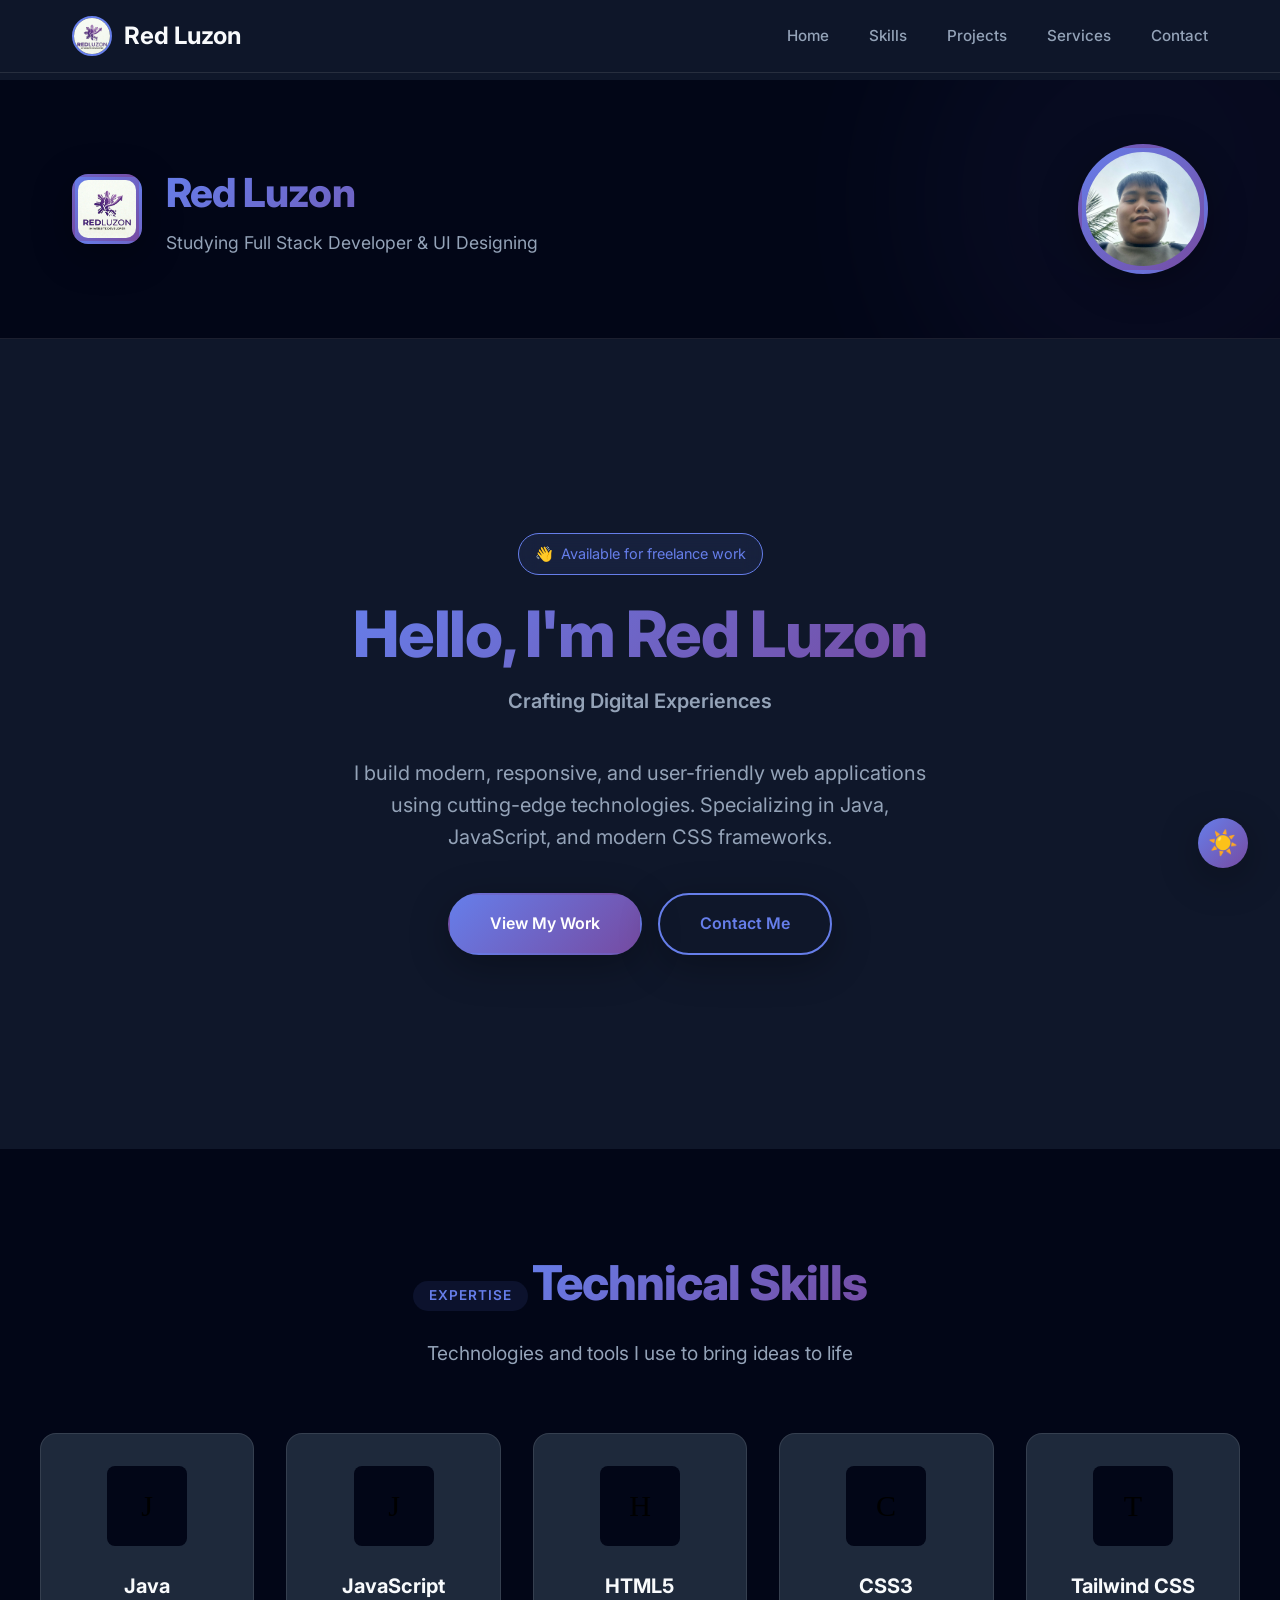
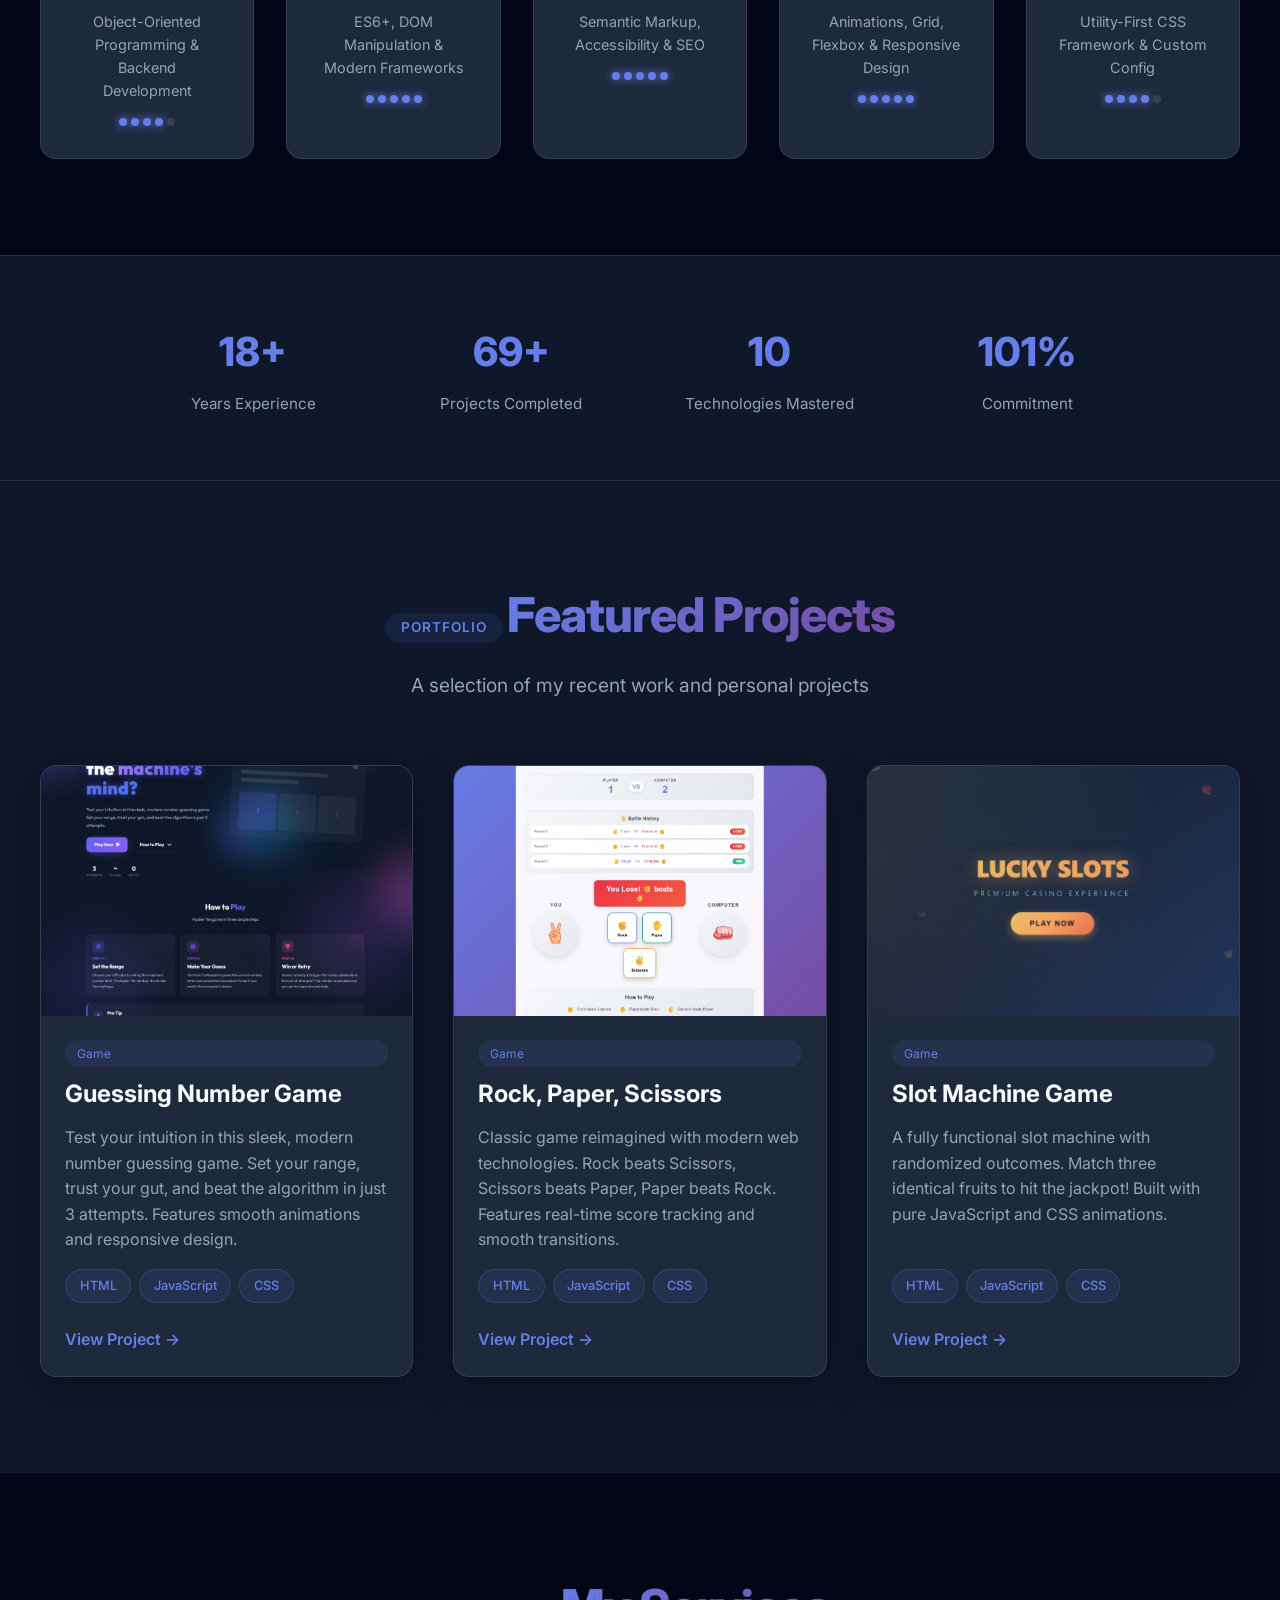
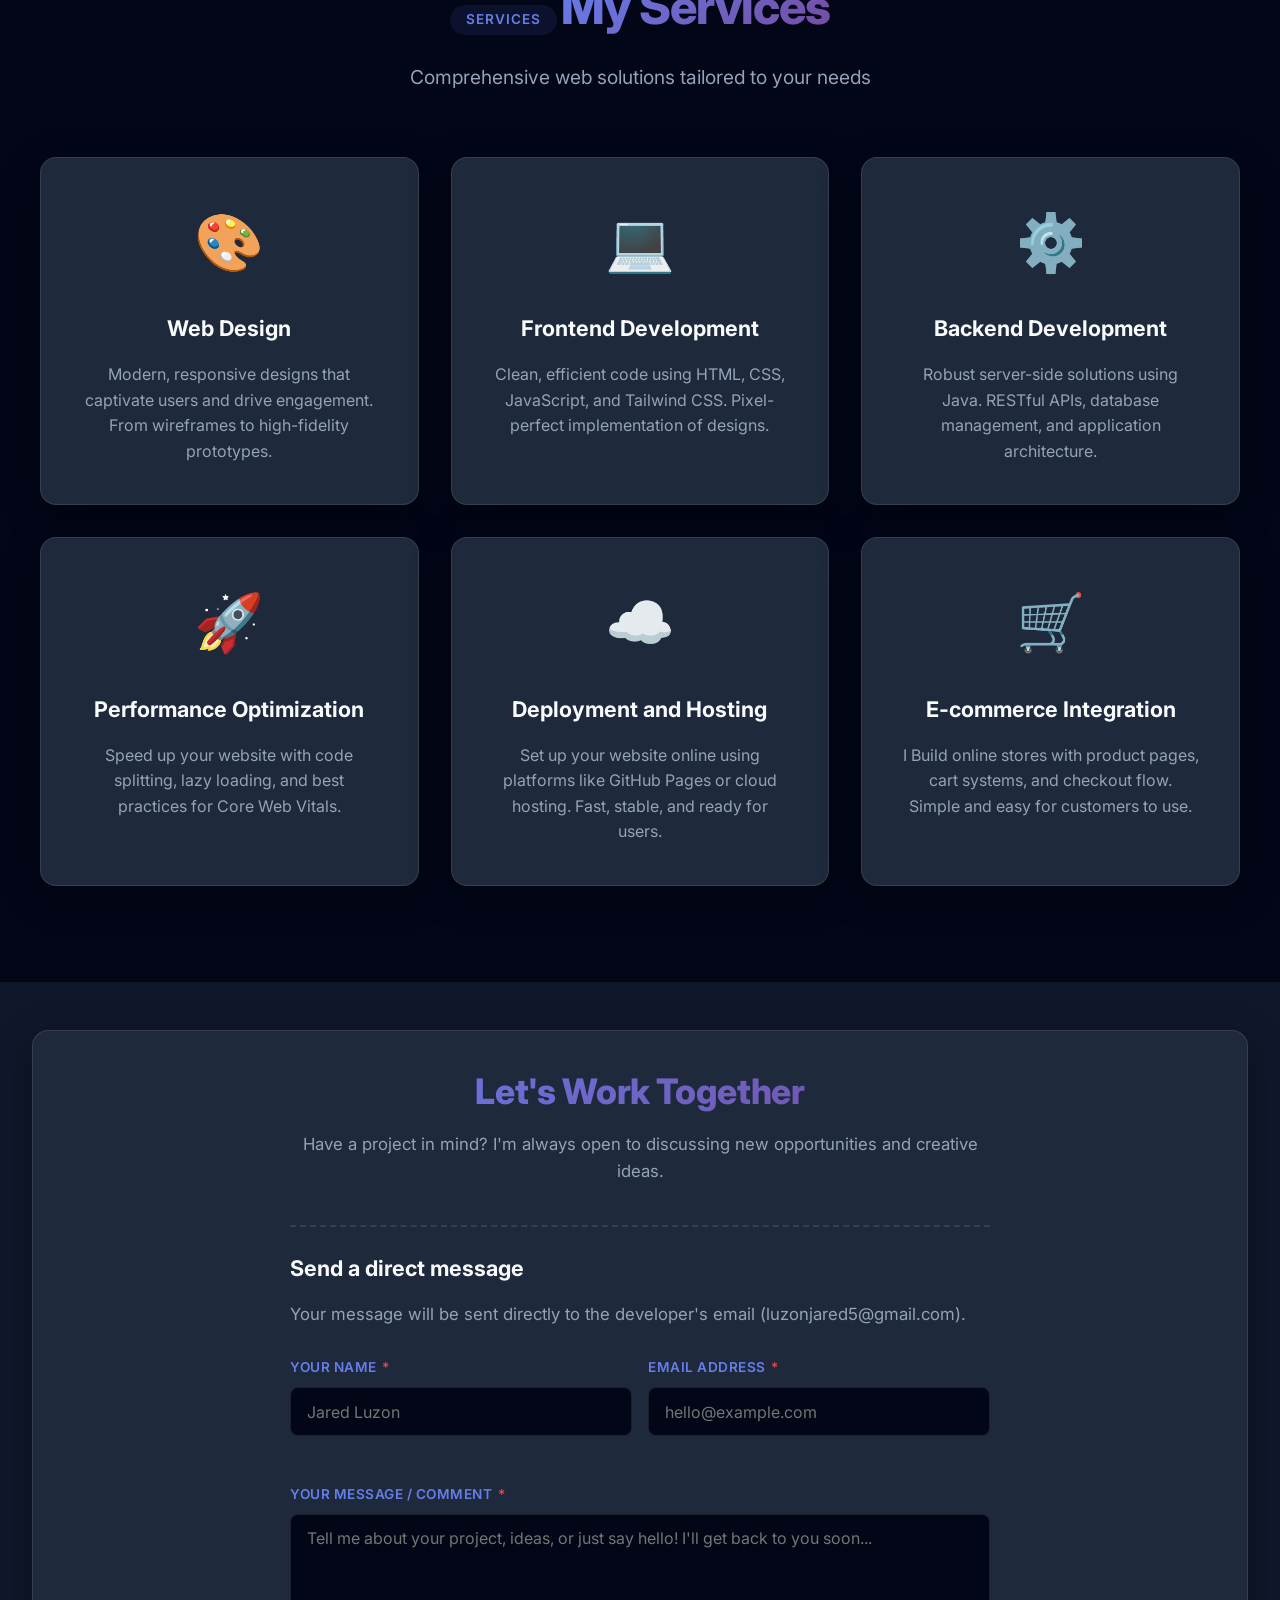
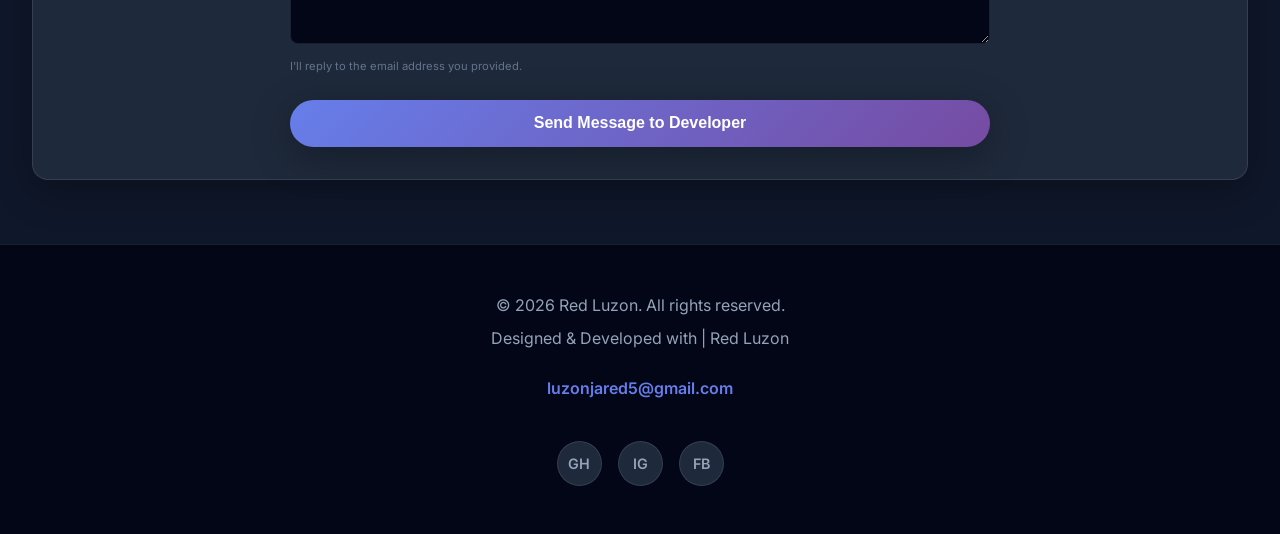
<file: FINALS_ACTIVITY/HTML_FILE/home.html>
<!DOCTYPE html>
<html lang="en" data-theme="dark">
<head>
  <meta charset="UTF-8">
  <meta name="viewport" content="width=device-width, initial-scale=1.0">
  <meta name="description" content="Red Luzon - Professional Web Developer Portfolio. Specializing in Java, JavaScript, HTML, CSS, and Tailwind CSS.">
  <meta name="keywords" content="Web Developer, Java, JavaScript, HTML, CSS, Tailwind CSS, Portfolio">
  <meta name="author" content="Red Luzon">
  <title>Red Luzon | Professional Web Developer</title>
  <link rel="stylesheet" href="../CSS_FILE/mycss.css">
  <link rel="preconnect" href="https://fonts.googleapis.com">
  <link rel="preconnect" href="https://fonts.gstatic.com" crossorigin>
  <link href="https://fonts.googleapis.com/css2?family=Inter:wght@300;400;500;600;700;800&display=swap" rel="stylesheet">
</head>
<body>

  <div class="loader" id="loader">
    <div class="loader-spinner"></div>
    <div class="loader-text">LOADING PORTFOLIO...</div>
  </div>

  <nav id="navbar" class="navbar">
    <div class="nav-container">
      <a href="#home" class="nav-brand" id="navBrand"></a>
      <ul class="nav-menu" id="navMenu"></ul>
      <div class="hamburger" id="hamburger">
        <span class="bar"></span>
        <span class="bar"></span>
        <span class="bar"></span>
      </div>
    </div>
  </nav>

  <header id="header" class="header-section">
    <div class="header-container">
      <div class="header-content">
        <div class="logo-container" id="logoContainer"></div>
        <div class="profile-section" id="profileSection"></div>
      </div>
    </div>
  </header>

  <section id="home" class="hero-section">
    <div class="hero-background" id="heroBackground"></div>
    <div class="hero-content" id="heroContent"></div>
  </section>

  <section id="skills" class="skills-section">
    <div class="section-header">
      <span class="section-label">Expertise</span>
      <h2 class="section-title">Technical Skills</h2>
      <p class="section-subtitle">Technologies and tools I use to bring ideas to life</p>
    </div>
    <div class="skills-grid" id="skillsGrid"></div>
  </section>

  <section class="stats-section">
    <div class="stats-grid" id="statsGrid"></div>
  </section>

  <section id="projects" class="projects-section">
    <div class="section-header">
      <span class="section-label">Portfolio</span>
      <h2 class="section-title">Featured Projects</h2>
      <p class="section-subtitle">A selection of my recent work and personal projects</p>
    </div>
    <div class="projects-grid" id="projectsGrid"></div>
  </section>

  <section id="services" class="services-section">
    <div class="section-header" id="servicesHeader"></div>
    <div class="services-grid" id="servicesGrid"></div>
  </section>

  <section id="contact" class="contact-section" style="background: transparent; padding: 2rem 2rem 4rem 2rem;">
    <div class="contact-enhanced">
      <div class="contact-container">
        <h2>Let's Work Together</h2>
        <p>Have a project in mind? I'm always open to discussing new opportunities and creative ideas.</p>

        <div class="comment-form-modern">
          <div class="form-title-modern">
          <span>Send a direct message</span>
          </div>
          <p>
            Your message will be sent directly to the developer's email (luzonjared5@gmail.com).
          </p>

          <form id="enhancedMessageForm">
            <div class="inline-row-modern">
              <div class="input-group-modern">
                <label for="senderName">Your name <span class="required-star">*</span></label>
                <input type="text" id="senderName" name="senderName" placeholder="Jared Luzon" required>
              </div>
              <div class="input-group-modern">
                <label for="senderEmail">Email address <span class="required-star">*</span></label>
                <input type="email" id="senderEmail" name="senderEmail" placeholder="hello@example.com" required>
              </div>
            </div>
            <div class="input-group-modern">
              <label for="commentMessage">Your message / comment <span class="required-star">*</span></label>
              <textarea id="commentMessage" name="commentMessage" placeholder="Tell me about your project, ideas, or just say hello! I'll get back to you soon..." required></textarea>
              <small>I'll reply to the email address you provided.</small>
            </div>
            <button type="submit" class="send-message-btn-modern" id="sendMsgBtn">
            Send Message to Developer
            </button>
            <div id="formStatus" class="status-message-modern" style="display: none;"></div>
          </form>
        </div>
      </div>
    </div>
  </section>

  <footer id="footer" class="footer-section"></footer>

  <button class="theme-toggle" id="themeToggle" aria-label="Toggle theme">
    <span id="themeIcon">🌙</span>
  </button>

  <button class="scroll-top" id="scrollTop" aria-label="Scroll to top">↑</button>
</body>
<script src="../SCRIPT_FILE/home.js"></script>
</html>
</file>
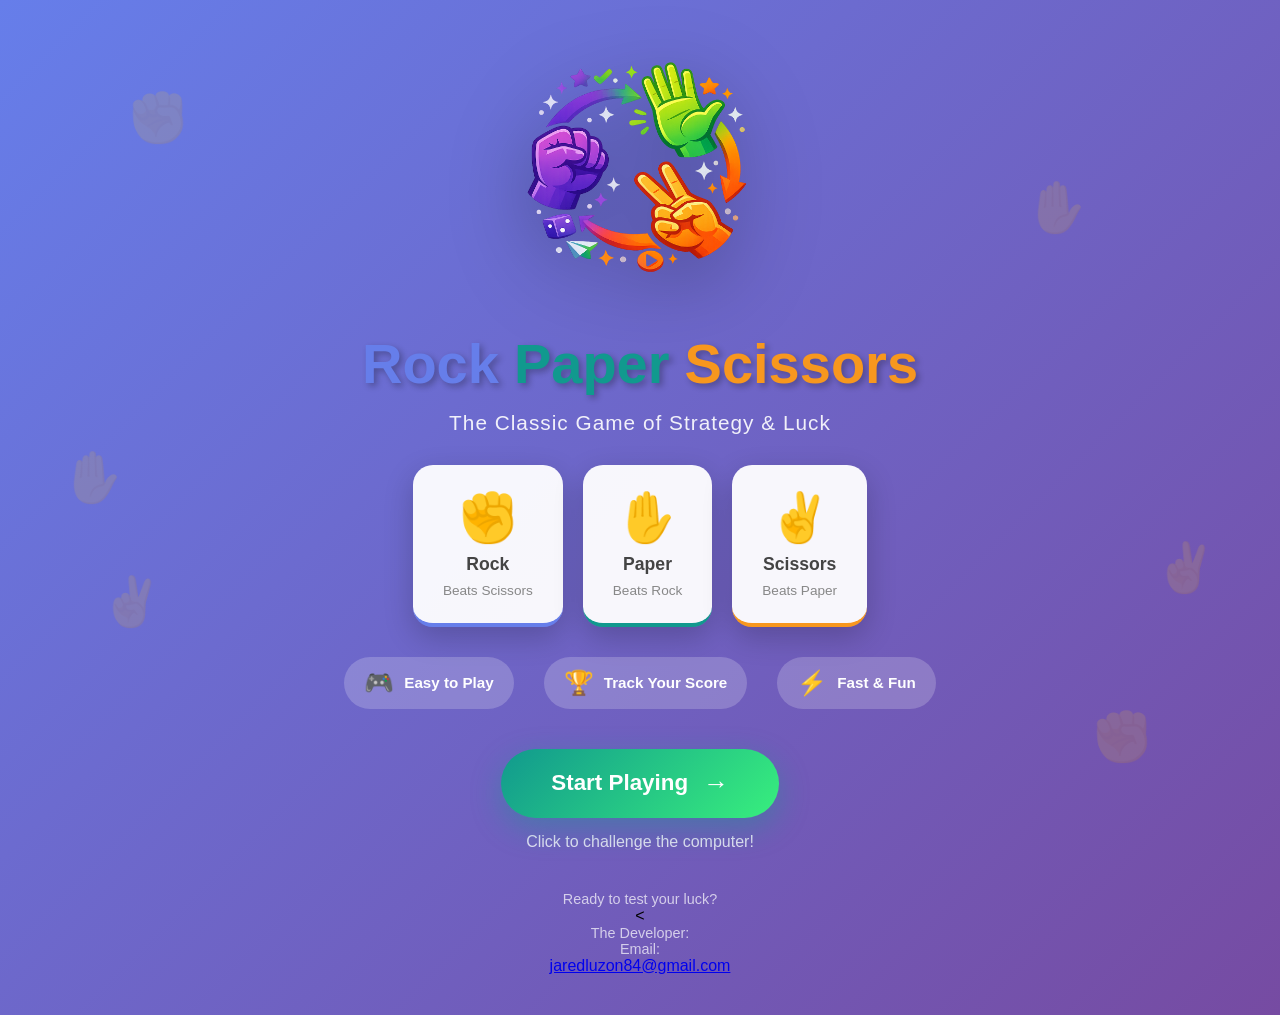
<file: ROCK_PAPER_SCISSOR/HTML-FILE/start.html>
<!DOCTYPE html>
<html lang="en">
<head>
    <meta charset="UTF-8">
    <meta name="viewport" content="width=device-width, initial-scale=1.0">
    <title>Rock Paper Scissors - Start Game</title>
    <link rel="stylesheet" href="../CSS_FILE/start-style.css">
</head>
<body>
    <div class="start-container">
        
        <div class="bg-shapes">
            <div class="shape shape-1">✊</div>
            <div class="shape shape-2">✋</div>
            <div class="shape shape-3">✌️</div>
            <div class="shape shape-4">✊</div>
            <div class="shape shape-5">✋</div>
            <div class="shape shape-6">✌️</div>
        </div>

        <div class="content-wrapper">

            <div class="hero-section">
                <img src="../IMG/hero-image.png" alt="Rock Paper Scissors" class="hero-image">
            </div>

            <div class="title-section">
                <h1 class="main-title">
                    <span class="title-rock">Rock</span>
                    <span class="title-paper">Paper</span>
                    <span class="title-scissors">Scissors</span>
                </h1>
                <p class="tagline">The Classic Game of Strategy & Luck</p>
            </div>

            <div class="preview-section">
                <div class="preview-cards">
                    <div class="preview-card rock-card">
                        <span class="card-icon">✊</span>
                        <span class="card-name">Rock</span>
                        <span class="card-beats">Beats Scissors</span>
                    </div>
                    <div class="preview-card paper-card">
                        <span class="card-icon">✋</span>
                        <span class="card-name">Paper</span>
                        <span class="card-beats">Beats Rock</span>
                    </div>
                    <div class="preview-card scissors-card">
                        <span class="card-icon">✌️</span>
                        <span class="card-name">Scissors</span>
                        <span class="card-beats">Beats Paper</span>
                    </div>
                </div>
            </div>

            <div class="features-section">
                <div class="feature-item">
                    <span class="feature-icon">🎮</span>
                    <span class="feature-text">Easy to Play</span>
                </div>
                <div class="feature-item">
                    <span class="feature-icon">🏆</span>
                    <span class="feature-text">Track Your Score</span>
                </div>
                <div class="feature-item">
                    <span class="feature-icon">⚡</span>
                    <span class="feature-text">Fast & Fun</span>
                </div>
            </div>

            <div class="cta-section">
                <a href="index.html" class="start-btn">
                    <span class="btn-glow"></span>
                    <span class="btn-text">Start Playing</span>
                    <span class="btn-arrow">→</span>
                </a>
                <p class="cta-hint">Click to challenge the computer!</p>
            </div>
        </div>

        <footer class="start-footer">
            <p>Ready to test your luck?</p>
            <<p class="the-dev">The Developer:</p>
        <p>Email:</p><a class="for-my-email" href="mailto:jaredluzon84@gmail.com">jaredluzon84@gmail.com</a>
        </footer>
    </div>
</body>
</html>
</file>
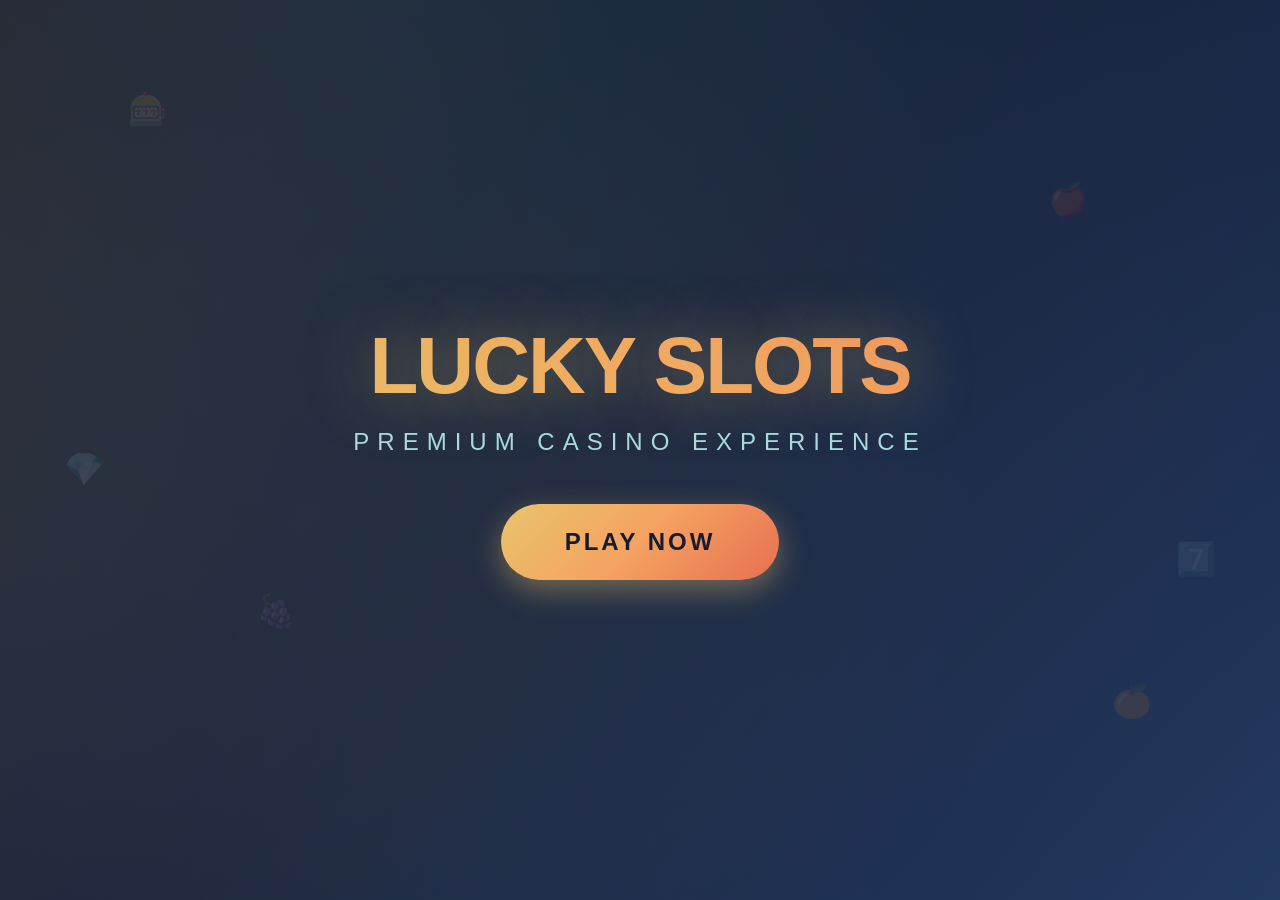
<file: SLOT-GAME/HTML-FILE/slot.html>
<!DOCTYPE html>
<html lang="en">
<head>
    <meta charset="UTF-8">
    <meta name="viewport" content="width=device-width, initial-scale=1.0">
    <title>Lucky Slots Casino</title>
    <link rel="stylesheet" href="..//CSS-FILE/slot.css">
</head>
<body>
    <!-- red flash overlay-->
    <div class="red-flash" id="redFlash"></div>

    <!-- jackpot overlay -->
    <div class="jackpot-overlay" id="jackpotOverlay" onclick="closeJackpot()">
        <div class="confetti-container" id="confettiContainer"></div>
        <div class="jackpot-content">
        <div class="jackpot-text">🎉 JACKPOT! 🎉</div>
            <div class="jackpot-subtext">You Won Big!</div>
            <button class="continue-btn" onclick="closeJackpot(); event.stopPropagation();">Continue Playing</button>
        </div>
    </div>

    <!--lose overlay -->
    <div class="lose-overlay" id="loseOverlay" onclick="closeLose()">
        <div class="lose-content">
            <div class="lose-icon">😢</div>
            <div class="lose-text">SO CLOSE!</div>
            <div class="lose-subtext">Try again for the big win</div>
            <button class="continue-btn lose-btn" onclick="closeLose(); event.stopPropagation();">Try Again</button>
        </div>
    </div>

    <div id="homePage">
        <div class="floating-icons">
            <span class="icon" style="top: 10%; left: 10%; animation-delay: 0s;">🎰</span>
            <span class="icon" style="top: 20%; right: 15%; animation-delay: 2s;">🍎</span>
            <span class="icon" style="bottom: 30%; left: 20%; animation-delay: 4s;">🍇</span>
            <span class="icon" style="bottom: 20%; right: 10%; animation-delay: 6s;">🍊</span>
            <span class="icon" style="top: 50%; left: 5%; animation-delay: 8s;">💎</span>
            <span class="icon" style="top: 60%; right: 5%; animation-delay: 10s;">7️⃣</span>
        </div>

        <div class="logo-container">
            <h1 class="logo">LUCKY SLOTS</h1>                                   
            <p class="subtitle">Premium Casino Experience</p>
        </div>

        <button class="play-button" onclick="showAgeVerification()">Play Now</button>
    </div>

    <!-- age verification -->
    <div class="age-modal" id="ageModal">
        <div class="age-content">
            <div class="age-icon">🔞</div>
            <h2 class="age-title">Age Verification</h2>
            <p class="age-text">This game contains gambling content. You must be 18 years or older to play.</p>
            <div class="age-buttons">
                <button class="age-btn age-btn-yes" onclick="confirmAge(true)">Yes, I'm 18+</button>
                <button class="age-btn age-btn-no" onclick="confirmAge(false)">No, I'm Under 18</button>
            </div>
        </div>
    </div>

    <div id="gamePage">
        <button class="back-button" onclick="showHome()">← Back</button>

        <div class="game-header">
            <h2 class="game-title">🎰 Spin to Win The Jockpot</h2>
        </div>

        <div class="slot-machine" id="slotMachine">
            <div class="reels-container">
                <div class="reel" id="reel1">
                    <input type="text" id="item1" readonly>
                </div>
                <div class="reel" id="reel2">
                    <input type="text" id="item2" readonly>
                </div>
                <div class="reel" id="reel3">
                    <input type="text" id="item3" readonly>
                </div>
            </div>

            <div class="controls">
                <button class="strike-btn" onclick="strikeWithAnim('item1', 'reel1')">Spin 1</button>
                <button class="strike-btn" onclick="strikeWithAnim('item2', 'reel2')">Spin 2</button>
                <button class="strike-btn" onclick="strikeWithAnim('item3', 'reel3')">Spin 3</button>
                <button class="reset-btn" onclick="resetWithAnim()">Reset Machine</button>
            </div>

            <div class="fruit-icons">
                <span class="fruit-icon">🍎</span>
                <span class="fruit-icon">🍇</span>
                <span class="fruit-icon">🍊</span>
            </div>
        </div>
    </div>
</body>
<script src="../SCRIPT-FILE/slot.js">
</script>
</html>
</file>
<file: FINALS_ACTIVITY/CSS_FILE/mycss.css>
:root {
  --primary-color: #667eea;
  --secondary-color: #764ba2;
  --accent-color: #f093fb;
  --dark-bg: #0f172a;
  --darker-bg: #020617;
  --card-bg: #1e293b;
  --card-bg-hover: #334155;
  --text-primary: #f8fafc;
  --text-secondary: #94a3b8;
  --text-muted: #64748b;
  --border-color: rgba(255, 255, 255, 0.1);
  --gradient: linear-gradient(135deg, var(--primary-color), var(--secondary-color));
  --gradient-accent: linear-gradient(135deg, var(--accent-color), var(--primary-color));
  --shadow: 0 10px 40px rgba(0, 0, 0, 0.3);
  --shadow-glow: 0 0 40px rgba(102, 126, 234, 0.3);
  --transition: all 0.3s cubic-bezier(0.4, 0, 0.2, 1);
  --radius: 16px;
  --radius-sm: 8px;
  --success-color: #10b981;
  --warning-color: #f59e0b;
  --error-color: #ef4444;
}

[data-theme="light"] {
  --dark-bg: #f8fafc;
  --darker-bg: #f1f5f9;
  --card-bg: #ffffff;
  --card-bg-hover: #f8fafc;
  --text-primary: #0f172a;
  --text-secondary: #94a3b8;
  --text-muted: #64748b;
  --border-color: rgba(0, 0, 0, 0.1);
  --shadow: 0 10px 40px rgba(0, 0, 0, 0.1);
  --shadow-glow: 0 0 40px rgba(102, 126, 234, 0.15);
}

* {
  margin: 0;
  padding: 0;
  box-sizing: border-box;
}

html {
  scroll-behavior: smooth;
}

body {
  font-family:
    "Inter",
    -apple-system,
    BlinkMacSystemFont,
    "Segoe UI",
    sans-serif;
  background: var(--dark-bg);
  color: var(--text-primary);
  line-height: 1.6;
  transition:
    background-color 0.3s ease,
    color 0.3s ease;
  overflow-x: hidden;
}

.theme-toggle {
  position: fixed;
  bottom: 2rem;
  right: 2rem;
  width: 50px;
  height: 50px;
  border-radius: 50%;
  background: var(--gradient);
  border: none;
  cursor: pointer;
  display: flex;
  align-items: center;
  justify-content: center;
  font-size: 1.5rem;
  box-shadow: var(--shadow);
  z-index: 999;
  transition: var(--transition);
}

.theme-toggle:hover {
  transform: scale(1.1) rotate(15deg);
  box-shadow: var(--shadow-glow);
}

.loader {
  position: fixed;
  inset: 0;
  background: var(--dark-bg);
  display: flex;
  flex-direction: column;
  align-items: center;
  justify-content: center;
  z-index: 9999;
  transition:
    opacity 0.5s,
    visibility 0.5s;
}

.loader.hidden {
  opacity: 0;
  visibility: hidden;
}

.loader-spinner {
  width: 60px;
  height: 60px;
  border: 4px solid rgba(102, 126, 234, 0.2);
  border-top-color: var(--primary-color);
  border-radius: 50%;
  animation: spin 1s linear infinite;
}

.loader-text {
  margin-top: 1rem;
  color: var(--text-secondary);
  font-size: 0.9rem;
  letter-spacing: 2px;
  animation: pulse 1.5s ease-in-out infinite;
}

@keyframes spin {
  to {
    transform: rotate(360deg);
  }
}

@keyframes pulse {
  0%,
  100% {
    opacity: 0.5;
  }
  50% {
    opacity: 1;
  }
}

.navbar {
  position: fixed;
  top: 0;
  width: 100%;
  background: rgba(15, 23, 42, 0.85);
  backdrop-filter: blur(20px);
  -webkit-backdrop-filter: blur(20px);
  z-index: 1000;
  padding: 1rem 0;
  transition: var(--transition);
  border-bottom: 1px solid var(--border-color);
}

[data-theme="light"] .navbar {
  background: rgba(248, 250, 252, 0.85);
}

.navbar.scrolled {
  padding: 0.5rem 0;
  box-shadow: var(--shadow);
}

.nav-container {
  max-width: 1200px;
  margin: 0 auto;
  padding: 0 2rem;
  display: flex;
  justify-content: space-between;
  align-items: center;
}

.nav-brand {
  display: flex;
  align-items: center;
  gap: 0.75rem;
  font-weight: 700;
  font-size: 1.5rem;
  color: var(--text-primary);
  text-decoration: none;
}

.nav-brand img {
  width: 40px;
  height: 40px;
  border-radius: 50%;
  object-fit: cover;
  border: 2px solid var(--primary-color);
  transition: var(--transition);
}

.nav-brand:hover img {
  transform: rotate(10deg) scale(1.1);
}

.nav-menu {
  display: flex;
  list-style: none;
  gap: 2.5rem;
}

.nav-menu a {
  color: var(--text-secondary);
  text-decoration: none;
  font-weight: 500;
  position: relative;
  transition: var(--transition);
  font-size: 0.95rem;
}

.nav-menu a::after {
  content: "";
  position: absolute;
  bottom: -5px;
  left: 0;
  width: 0;
  height: 2px;
  background: var(--gradient);
  transition: var(--transition);
}

.nav-menu a:hover {
  color: var(--primary-color);
}

.nav-menu a:hover::after {
  width: 100%;
}

.hamburger {
  display: none;
  flex-direction: column;
  cursor: pointer;
  gap: 5px;
  padding: 5px;
}

.bar {
  width: 25px;
  height: 3px;
  background: var(--text-primary);
  border-radius: 3px;
  transition: var(--transition);
}

.hamburger.active .bar:nth-child(1) {
  transform: rotate(-45deg) translate(-5px, 6px);
}

.hamburger.active .bar:nth-child(2) {
  opacity: 0;
}

.hamburger.active .bar:nth-child(3) {
  transform: rotate(45deg) translate(-5px, -6px);
}

.header-section {
  margin-top: 80px;
  padding: 4rem 0;
  background: var(--darker-bg);
  border-bottom: 1px solid var(--border-color);
  position: relative;
  overflow: hidden;
}

.header-section::before {
  content: "";
  position: absolute;
  top: -50%;
  right: -10%;
  width: 500px;
  height: 500px;
  background: var(--gradient);
  opacity: 0.05;
  border-radius: 50%;
  filter: blur(80px);
}

.header-container {
  max-width: 1200px;
  margin: 0 auto;
  padding: 0 2rem;
  position: relative;
  z-index: 1;
}

.header-content {
  display: flex;
  justify-content: space-between;
  align-items: center;
  flex-wrap: wrap;
  gap: 2rem;
}

.logo-container {
  display: flex;
  align-items: center;
  gap: 1.5rem;
}

.logo-container img {
  width: 70px;
  height: 70px;
  border-radius: 16px;
  object-fit: cover;
  box-shadow: var(--shadow);
  transition: var(--transition);
  border: 3px solid transparent;
  background: var(--gradient);
  padding: 3px;
}

.logo-container img:hover {
  transform: rotate(5deg) scale(1.05);
  box-shadow: var(--shadow-glow);
}

.brand-text h1 {
  font-size: 2.5rem;
  font-weight: 800;
  background: var(--gradient);
  -webkit-background-clip: text;
  background-clip: text;
  -webkit-text-fill-color: transparent;
  letter-spacing: -0.02em;
}

.brand-text p {
  color: var(--text-secondary);
  font-size: 1.1rem;
  margin-top: 0.25rem;
}

.profile-section {
  display: flex;
  align-items: center;
  gap: 1.5rem;
}

.profile-image {
  width: 130px;
  height: 130px;
  border-radius: 50%;
  object-fit: cover;
  border: 4px solid transparent;
  background: var(--gradient);
  padding: 4px;
  box-shadow: var(--shadow);
  transition: var(--transition);
}

.profile-image:hover {
  transform: scale(1.05) rotate(3deg);
  box-shadow: var(--shadow-glow);
}

.hero-section {
  position: relative;
  min-height: 90vh;
  display: flex;
  align-items: center;
  justify-content: center;
  overflow: hidden;
}

.hero-background {
  position: absolute;
  inset: 0;
  background-size: cover;
  background-position: center;
  filter: brightness(0.3);
  animation: zoomSlow 20s infinite alternate;
}

[data-theme="light"] .hero-background {
  filter: brightness(0.7);
}

@keyframes zoomSlow {
  from {
    transform: scale(1);
  }
  to {
    transform: scale(1.1);
  }
}

.hero-content {
  position: relative;
  z-index: 2;
  text-align: center;
  padding: 2rem;
  max-width: 900px;
}

.hero-badge {
  display: inline-flex;
  align-items: center;
  gap: 0.5rem;
  padding: 0.5rem 1rem;
  background: rgba(102, 126, 234, 0.1);
  border: 1px solid var(--primary-color);
  border-radius: 50px;
  font-size: 0.9rem;
  color: var(--primary-color);
  margin-bottom: 1.5rem;
  backdrop-filter: blur(10px);
}

.hero-content h2 {
  font-size: clamp(2.5rem, 5vw, 4.5rem);
  font-weight: 800;
  margin-bottom: 1rem;
  background: var(--gradient);
  -webkit-background-clip: text;
  background-clip: text;
  -webkit-text-fill-color: transparent;
  line-height: 1.1;
  letter-spacing: -0.02em;
}

.subtitle {
  font-size: 1.75rem;
  color: var(--accent-color);
  margin-bottom: 1.5rem;
  font-weight: 600;
}

.hero-content p {
  font-size: 1.25rem;
  color: var(--text-secondary);
  margin-bottom: 2.5rem;
  max-width: 600px;
  margin-left: auto;
  margin-right: auto;
}

.cta-group {
  display: flex;
  gap: 1rem;
  justify-content: center;
  flex-wrap: wrap;
}

.cta-button {
  display: inline-flex;
  align-items: center;
  gap: 0.5rem;
  padding: 1rem 2.5rem;
  background: var(--gradient);
  color: white;
  text-decoration: none;
  border-radius: 50px;
  font-weight: 600;
  transition: var(--transition);
  box-shadow: var(--shadow);
  border: 2px solid transparent;
  font-size: 1rem;
}

.cta-button:hover {
  transform: translateY(-3px);
  box-shadow: var(--shadow-glow);
  border-color: var(--accent-color);
}

.cta-button.secondary {
  background: transparent;
  border: 2px solid var(--primary-color);
  color: var(--primary-color);
}

.cta-button.secondary:hover {
  background: var(--primary-color);
  color: white;
}

.section-header {
  text-align: center;
  margin-bottom: 4rem;
}

.section-label {
  display: inline-block;
  padding: 0.25rem 1rem;
  background: rgba(102, 126, 234, 0.1);
  color: var(--primary-color);
  border-radius: 50px;
  font-size: 0.85rem;
  font-weight: 600;
  text-transform: uppercase;
  letter-spacing: 1px;
  margin-bottom: 1rem;
}

.section-title {
  font-size: clamp(2rem, 4vw, 3rem);
  font-weight: 800;
  margin-bottom: 1rem;
  background: var(--gradient);
  -webkit-background-clip: text;
  background-clip: text;
  -webkit-text-fill-color: transparent;
  display: inline-block;
  letter-spacing: -0.02em;
}

.section-subtitle {
  color: var(--text-secondary);
  font-size: 1.2rem;
  max-width: 600px;
  margin: 0 auto;
}

.skills-section {
  padding: 6rem 2rem;
  background: var(--darker-bg);
  position: relative;
}

.skills-grid {
  max-width: 1200px;
  margin: 0 auto;
  display: grid;
  grid-template-columns: repeat(auto-fit, minmax(200px, 1fr));
  gap: 2rem;
}

.skill-card {
  background: var(--card-bg);
  border-radius: var(--radius);
  padding: 2rem;
  text-align: center;
  transition: var(--transition);
  border: 1px solid var(--border-color);
  position: relative;
  overflow: hidden;
}

.skill-card::before {
  content: "";
  position: absolute;
  top: 0;
  left: 0;
  width: 100%;
  height: 4px;
  background: var(--gradient);
  transform: scaleX(0);
  transition: transform 0.3s ease;
}

.skill-card:hover::before {
  transform: scaleX(1);
}

.skill-card:hover {
  transform: translateY(-10px);
  background: var(--card-bg-hover);
  box-shadow: var(--shadow-glow);
  border-color: var(--primary-color);
}

.skill-icon {
  width: 80px;
  height: 80px;
  margin: 0 auto 1.5rem;
  display: flex;
  align-items: center;
  justify-content: center;
  border-radius: var(--radius-sm);
  background: var(--darker-bg);
  transition: var(--transition);
}

.skill-card:hover .skill-icon {
  transform: scale(1.1);
}

.skill-icon img {
  width: 50px;
  height: 50px;
  object-fit: contain;
}

.skill-card h3 {
  font-size: 1.25rem;
  margin-bottom: 0.5rem;
  color: var(--text-primary);
}

.skill-level {
  display: flex;
  align-items: center;
  justify-content: center;
  gap: 0.5rem;
  margin-top: 1rem;
}

.skill-dots {
  display: flex;
  gap: 0.25rem;
}

.dot {
  width: 8px;
  height: 8px;
  border-radius: 50%;
  background: var(--border-color);
  transition: var(--transition);
}

.dot.active {
  background: var(--primary-color);
  box-shadow: 0 0 10px var(--primary-color);
}

.skill-card p {
  color: var(--text-secondary);
  font-size: 0.9rem;
  margin-top: 0.5rem;
}

.projects-section {
  padding: 6rem 2rem;
  background: var(--dark-bg);
}

.projects-grid {
  max-width: 1200px;
  margin: 0 auto;
  display: grid;
  grid-template-columns: repeat(auto-fit, minmax(350px, 1fr));
  gap: 2.5rem;
}

.project-card {
  background: var(--card-bg);
  border-radius: var(--radius);
  overflow: hidden;
  transition: var(--transition);
  box-shadow: var(--shadow);
  border: 1px solid var(--border-color);
  display: flex;
  flex-direction: column;
}

.project-card:hover {
  transform: translateY(-10px);
  box-shadow: var(--shadow-glow);
  border-color: var(--primary-color);
}

.project-image-container {
  position: relative;
  overflow: hidden;
  height: 250px;
}

.project-image {
  width: 100%;
  height: 100%;
  object-fit: cover;
  transition: transform 0.5s ease;
}

.project-card:hover .project-image {
  transform: scale(1.1);
}

.project-overlay {
  position: absolute;
  inset: 0;
  background: var(--gradient);
  opacity: 0;
  display: flex;
  align-items: center;
  justify-content: center;
  transition: var(--transition);
}

.project-card:hover .project-overlay {
  opacity: 0.9;
}

.project-overlay-content {
  text-align: center;
  color: white;
  transform: translateY(20px);
  transition: transform 0.3s ease;
}

.project-card:hover .project-overlay-content {
  transform: translateY(0);
}

.project-link-text{
  text-decoration: none;
  color: white;
}

.project-link-text:hover {
  color: var(--accent-color);
}

.project-content {
  padding: 1.5rem;
  flex: 1;
  display: flex;
  flex-direction: column;
}

.project-content h3 {
  font-size: 1.5rem;
  margin-bottom: 0.75rem;
  color: var(--text-primary);
}

.project-content p {
  color: var(--text-secondary);
  margin-bottom: 1rem;
  line-height: 1.6;
  flex: 1;
}

.project-tech {
  display: flex;
  flex-wrap: wrap;
  gap: 0.5rem;
  margin-bottom: 1.5rem;
}

.tech-tag {
  padding: 0.35rem 0.85rem;
  background: rgba(102, 126, 234, 0.1);
  color: var(--primary-color);
  border-radius: 20px;
  font-size: 0.8rem;
  font-weight: 500;
  border: 1px solid rgba(102, 126, 234, 0.2);
  transition: var(--transition);
}

.tech-tag:hover {
  background: var(--primary-color);
  color: white;
}

.project-link {
  display: inline-flex;
  align-items: center;
  gap: 0.5rem;
  color: var(--primary-color);
  text-decoration: none;
  font-weight: 600;
  transition: var(--transition);
  margin-top: auto;
}

.project-link:hover {
  color: var(--accent-color);
  gap: 1rem;
}

.services-section {
  padding: 6rem 2rem;
  background: var(--darker-bg);
}

.services-grid {
  max-width: 1200px;
  margin: 0 auto;
  display: grid;
  grid-template-columns: repeat(auto-fit, minmax(280px, 1fr));
  gap: 2rem;
}

.service-card {
  background: var(--card-bg);
  padding: 2.5rem;
  border-radius: var(--radius);
  text-align: center;
  transition: var(--transition);
  box-shadow: var(--shadow);
  border: 1px solid var(--border-color);
  position: relative;
  overflow: hidden;
}

.service-card::after {
  content: "";
  position: absolute;
  bottom: 0;
  left: 0;
  width: 100%;
  height: 0;
  background: var(--gradient);
  opacity: 0.1;
  transition: height 0.3s ease;
}

.service-card:hover::after {
  height: 100%;
}

.service-card:hover {
  transform: translateY(-10px);
  box-shadow: var(--shadow-glow);
  border-color: var(--primary-color);
}

.service-icon {
  font-size: 3.5rem;
  margin-bottom: 1.5rem;
  display: block;
  transition: var(--transition);
}

.service-card:hover .service-icon {
  transform: scale(1.2) rotate(5deg);
}

.service-card h3 {
  font-size: 1.35rem;
  margin-bottom: 1rem;
  color: var(--text-primary);
  position: relative;
  z-index: 1;
}

.service-card p {
  color: var(--text-secondary);
  position: relative;
  z-index: 1;
}

.stats-section {
  padding: 4rem 2rem;
  background: var(--dark-bg);
  border-top: 1px solid var(--border-color);
  border-bottom: 1px solid var(--border-color);
}

.stats-grid {
  max-width: 1000px;
  margin: 0 auto;
  display: grid;
  grid-template-columns: repeat(4, 1fr);
  gap: 2rem;
  text-align: center;
}

.stat-item h4 {
  font-size: 2.5rem;
  font-weight: 800;
  color: var(--primary-color);
  margin-bottom: 0.5rem;
}

.stat-item p {
  color: var(--text-secondary);
  font-size: 0.95rem;
}

.contact-enhanced {
  background: var(--card-bg);
  border-radius: var(--radius);
  box-shadow: var(--shadow);
  padding: 2rem;
  transition: var(--transition);
  border: 1px solid var(--border-color);
  margin-top: 1rem;
}

.contact-enhanced .contact-container {
  max-width: 700px;
  margin: 0 auto;
  text-align: center;
}

.contact-enhanced h2 {
  font-size: 2.2rem;
  font-weight: 800;
  background: var(--gradient);
  -webkit-background-clip: text;
  background-clip: text;
  -webkit-text-fill-color: transparent;
  letter-spacing: -0.01em;
  margin-bottom: 0.75rem;
}

.contact-enhanced p {
  color: var(--text-secondary);
  font-size: 1.05rem;
  margin-bottom: 1.8rem;
}

.contact-enhanced .contact-btn {
  display: inline-flex;
  align-items: center;
  gap: 0.5rem;
  background: var(--gradient);
  color: white;
  text-decoration: none;
  font-weight: 600;
  padding: 0.85rem 2rem;
  border-radius: 60px;
  transition: var(--transition);
  box-shadow: var(--shadow);
  border: 1px solid rgba(255, 255, 255, 0.2);
  margin-bottom: 1rem;
}

.contact-enhanced .contact-btn:hover {
  transform: translateY(-3px);
  box-shadow: var(--shadow-glow);
  border-color: var(--accent-color);
}

.comment-form-modern {
  margin-top: 2.5rem;
  padding-top: 1.5rem;
  border-top: 2px dashed var(--border-color);
  text-align: left;
}

.form-title-modern {
  font-size: 1.35rem;
  font-weight: 700;
  margin-bottom: 1rem;
  display: flex;
  align-items: center;
  gap: 10px;
  color: var(--text-primary);
}

.inline-row-modern {
  display: flex;
  flex-wrap: wrap;
  gap: 1rem;
  margin-bottom: 1.5rem;
}

.inline-row-modern .input-group-modern {
  flex: 1;
}

.input-group-modern {
  margin-bottom: 1.5rem;
}

.input-group-modern label {
  display: block;
  font-weight: 600;
  font-size: 0.85rem;
  text-transform: uppercase;
  letter-spacing: 0.5px;
  color: var(--primary-color);
  margin-bottom: 0.5rem;
}

.input-group-modern input,
.input-group-modern textarea {
  width: 100%;
  padding: 0.85rem 1rem;
  font-size: 1rem;
  font-family: inherit;
  background: var(--darker-bg);
  border: 1.5px solid var(--border-color);
  border-radius: var(--radius-sm);
  transition: var(--transition);
  color: var(--text-primary);
  resize: vertical;
}

.input-group-modern input:focus,
.input-group-modern textarea:focus {
  outline: none;
  border-color: var(--primary-color);
  box-shadow: 0 0 0 4px rgba(102, 126, 234, 0.2);
}

.input-group-modern textarea {
  min-height: 130px;
}

.send-message-btn-modern {
  background: var(--gradient);
  color: white;
  border: none;
  padding: 0.9rem 1.8rem;
  font-weight: 700;
  font-size: 1rem;
  border-radius: 50px;
  cursor: pointer;
  transition: var(--transition);
  display: inline-flex;
  align-items: center;
  gap: 10px;
  justify-content: center;
  width: 100%;
  box-shadow: var(--shadow);
}

.send-message-btn-modern:hover:not(:disabled) {
  transform: translateY(-2px);
  box-shadow: var(--shadow-glow);
  filter: brightness(1.05);
}

.send-message-btn-modern:disabled {
  opacity: 0.6;
  cursor: not-allowed;
  transform: none;
}

.status-message-modern {
  margin-top: 1.2rem;
  padding: 0.8rem 1rem;
  border-radius: var(--radius-sm);
  font-size: 0.9rem;
  font-weight: 500;
  display: flex;
  align-items: center;
  gap: 0.5rem;
  background: var(--card-bg-hover);
  color: var(--text-secondary);
  transition: 0.2s;
}

.status-message-modern.success {
  background: rgba(16, 185, 129, 0.15);
  color: var(--success-color);
  border-left: 4px solid var(--success-color);
}

.status-message-modern.error {
  background: rgba(239, 68, 68, 0.15);
  color: var(--error-color);
  border-left: 4px solid var(--error-color);
}

.status-message-modern.loading {
  background: rgba(102, 126, 234, 0.15);
  color: var(--primary-color);
}

.required-star {
  color: var(--error-color);
  margin-left: 2px;
}

small {
  font-size: 0.7rem;
  color: var(--text-muted);
  display: block;
  margin-top: 0.4rem;
}

@media (max-width: 550px) {
  .contact-enhanced {
    padding: 1.5rem;
  }
  .contact-enhanced h2 {
    font-size: 1.8rem;
  }
  .inline-row-modern {
    flex-direction: column;
    gap: 0.8rem;
  }
}

[data-theme="light"] .contact-enhanced {
  background: var(--card-bg);
  box-shadow: var(--shadow);
}
[data-theme="light"] .input-group-modern input,
[data-theme="light"] .input-group-modern textarea {
  background: #ffffff;
}
.contact-section {
  background: transparent;
}
.contact-enhanced .contact-btn {
  background: var(--gradient);
}
.send-message-btn-modern {
  background: var(--gradient);
}

.footer-section {
  background: var(--darker-bg);
  padding: 3rem 2rem;
  text-align: center;
  border-top: 1px solid var(--border-color);
}

.footer-content {
  max-width: 1200px;
  margin: 0 auto;
}

.footer-content p {
  color: var(--text-secondary);
  margin-bottom: 0.5rem;
}

.footer-email {
  color: var(--primary-color);
  text-decoration: none;
  font-weight: 600;
  transition: var(--transition);
  display: inline-block;
  margin: 1rem 0;
}

.footer-email:hover {
  color: var(--accent-color);
  transform: translateY(-2px);
}

.social-links {
  display: flex;
  justify-content: center;
  gap: 1rem;
  margin-top: 1.5rem;
}

.social-links a {
  width: 45px;
  height: 45px;
  border-radius: 50%;
  background: var(--card-bg);
  display: flex;
  align-items: center;
  justify-content: center;
  color: var(--text-secondary);
  text-decoration: none;
  transition: var(--transition);
  border: 1px solid var(--border-color);
  font-weight: 600;
  font-size: 0.9rem;
}

.social-links a:hover {
  background: var(--gradient);
  color: white;
  transform: translateY(-5px);
  border-color: transparent;
  box-shadow: var(--shadow-glow);
}

.scroll-top {
  position: fixed;
  bottom: 2rem;
  left: 2rem;
  width: 45px;
  height: 45px;
  border-radius: 50%;
  background: var(--card-bg);
  border: 1px solid var(--border-color);
  cursor: pointer;
  display: flex;
  align-items: center;
  justify-content: center;
  color: var(--text-primary);
  opacity: 0;
  visibility: hidden;
  transition: var(--transition);
  z-index: 998;
}

.scroll-top.visible {
  opacity: 1;
  visibility: visible;
}

.scroll-top:hover {
  background: var(--gradient);
  color: white;
  transform: translateY(-3px);
  border-color: transparent;
}

@media (max-width: 968px) {
  .stats-grid {
    grid-template-columns: repeat(2, 1fr);
  }

  .projects-grid {
    grid-template-columns: 1fr;
  }
}

@media (max-width: 768px) {
  .hamburger {
    display: flex;
  }

  .nav-menu {
    position: fixed;
    left: -100%;
    top: 70px;
    flex-direction: column;
    background: var(--dark-bg);
    width: 100%;
    text-align: center;
    transition: 0.3s;
    padding: 2rem 0;
    border-bottom: 1px solid var(--border-color);
    gap: 1.5rem;
  }

  [data-theme="light"] .nav-menu {
    background: var(--dark-bg);
  }

  .nav-menu.active {
    left: 0;
  }

  .header-content {
    flex-direction: column;
    text-align: center;
  }

  .profile-section {
    flex-direction: column;
  }

  .skills-grid {
    grid-template-columns: repeat(2, 1fr);
  }

  .stats-grid {
    grid-template-columns: 1fr;
    gap: 1.5rem;
  }

  .theme-toggle {
    bottom: 1rem;
    right: 1rem;
    width: 45px;
    height: 45px;
  }

  .hero-content h2 {
    font-size: 2rem;
  }
}

@media (max-width: 480px) {
  .skills-grid {
    grid-template-columns: 1fr;
  }

  .cta-group {
    flex-direction: column;
    width: 100%;
  }

  .cta-button {
    width: 100%;
    justify-content: center;
  }
}
</file>
<file: ROCK_PAPER_SCISSOR/CSS_FILE/start-style.css>
* {
    margin: 0;
    padding: 0;
    box-sizing: border-box;
}

body {
    font-family: 'Poppins', sans-serif;
    background: linear-gradient(135deg, #667eea 0%, #764ba2 100%);
    min-height: 100vh;
    overflow-x: hidden;
}

.start-container {
    min-height: 100vh;
    display: flex;
    flex-direction: column;
    position: relative;
    padding: 20px;
}

.bg-shapes {
    position: fixed;
    top: 0;
    left: 0;
    width: 100%;
    height: 100%;
    pointer-events: none;
    overflow: hidden;
    z-index: 0;
}

.shape {
    position: absolute;
    font-size: 3rem;
    opacity: 0.15;
    animation: float 8s ease-in-out infinite;
}

.shape-1 { top: 10%; left: 10%; animation-delay: 0s; }
.shape-2 { top: 20%; right: 15%; animation-delay: 1s; }
.shape-3 { bottom: 30%; left: 8%; animation-delay: 2s; }
.shape-4 { bottom: 15%; right: 10%; animation-delay: 3s; }
.shape-5 { top: 50%; left: 5%; animation-delay: 4s; }
.shape-6 { top: 60%; right: 5%; animation-delay: 5s; }

@keyframes float {
    0%, 100% {
        transform: translateY(0) rotate(0deg);
    }
    50% {
        transform: translateY(-30px) rotate(10deg);
    }
}

.content-wrapper {
    position: relative;
    z-index: 1;
    max-width: 900px;
    margin: 0 auto;
    width: 100%;
    display: flex;
    flex-direction: column;
    align-items: center;
    padding: 20px 0;
}

.hero-section {
    margin-bottom: 20px;
    animation: fadeInDown 0.8s ease-out;
}

.hero-image {
    max-width: 400px;
    width: 100%;
    height: auto;
    filter: drop-shadow(0 20px 40px rgba(0, 0, 0, 0.3));
    animation: heroFloat 4s ease-in-out infinite;
}

@keyframes heroFloat {
    0%, 100% {
        transform: translateY(0);
    }
    50% {
        transform: translateY(-15px);
    }
}

@keyframes fadeInDown {
    from {
        opacity: 0;
        transform: translateY(-30px);
    }
    to {
        opacity: 1;
        transform: translateY(0);
    }
}

.title-section {
    text-align: center;
    margin-bottom: 30px;
    animation: fadeInUp 0.8s ease-out 0.2s both;
}

.main-title {
    font-size: 3.5rem;
    font-weight: 800;
    margin-bottom: 15px;
    display: flex;
    flex-wrap: wrap;
    justify-content: center;
    gap: 15px;
}

.main-title span {
    display: inline-block;
    text-shadow: 3px 3px 6px rgba(11, 11, 14, 0.3);
}

.title-rock {
    color: #667eea;
    animation: titleBounce 2s ease-in-out infinite;
}

.title-paper {
    color: #11998e;
    animation: titleBounce 2s ease-in-out infinite 0.3s;
}

.title-scissors {
    color: #f7971e;
    animation: titleBounce 2s ease-in-out infinite 0.6s;
}

@keyframes titleBounce {
    0%, 100% {
        transform: translateY(0);
    }
    50% {
        transform: translateY(-10px);
    }
}

.tagline {
    font-size: 1.3rem;
    color: rgba(255, 255, 255, 0.9);
    font-weight: 400;
    letter-spacing: 1px;
}

@keyframes fadeInUp {
    from {
        opacity: 0;
        transform: translateY(30px);
    }
    to {
        opacity: 1;
        transform: translateY(0);
    }
}

.preview-section {
    margin-bottom: 30px;
    animation: fadeInUp 0.8s ease-out 0.4s both;
}

.preview-cards {
    display: flex;
    gap: 20px;
    flex-wrap: wrap;
    justify-content: center;
}

.preview-card {
    background: rgba(255, 255, 255, 0.95);
    border-radius: 20px;
    padding: 25px 30px;
    display: flex;
    flex-direction: column;
    align-items: center;
    gap: 8px;
    box-shadow: 0 10px 30px rgba(0, 0, 0, 0.2);
    transition: all 0.3s ease;
    min-width: 120px;
}

.preview-card:hover {
    transform: translateY(-10px) scale(1.05);
    box-shadow: 0 20px 40px rgba(0, 0, 0, 0.3);
}

.rock-card {
    border-bottom: 4px solid #667eea;
}

.paper-card {
    border-bottom: 4px solid #11998e;
}

.scissors-card {
    border-bottom: 4px solid #f7971e;
}

.card-icon {
    font-size: 3rem;
}

.card-name {
    font-size: 1.1rem;
    font-weight: 700;
    color: #444;
}

.card-beats {
    font-size: 0.85rem;
    color: #888;
    font-weight: 500;
}

.features-section {
    display: flex;
    gap: 30px;
    flex-wrap: wrap;
    justify-content: center;
    margin-bottom: 40px;
    animation: fadeInUp 0.8s ease-out 0.6s both;
}

.feature-item {
    display: flex;
    align-items: center;
    gap: 10px;
    background: rgba(255, 255, 255, 0.2);
    padding: 12px 20px;
    border-radius: 30px;
    backdrop-filter: blur(10px);
    transition: all 0.3s ease;
}

.feature-item:hover {
    background: rgba(255, 255, 255, 0.3);
    transform: scale(1.05);
}

.feature-icon {
    font-size: 1.5rem;
}

.feature-text {
    color: white;
    font-weight: 600;
    font-size: 0.95rem;
}

.cta-section {
    display: flex;
    flex-direction: column;
    align-items: center;
    gap: 15px;
    animation: fadeInUp 0.8s ease-out 0.8s both;
}

.start-btn {
    position: relative;
    display: inline-flex;
    align-items: center;
    gap: 15px;
    padding: 20px 50px;
    background: linear-gradient(135deg, #11998e 0%, #38ef7d 100%);
    border-radius: 50px;
    text-decoration: none;
    color: white;
    font-size: 1.4rem;
    font-weight: 700;
    box-shadow: 0 10px 30px rgba(17, 153, 142, 0.4);
    transition: all 0.3s ease;
    overflow: hidden;
}

.start-btn:hover {
    transform: translateY(-5px) scale(1.02);
    box-shadow: 0 20px 40px rgba(17, 153, 142, 0.5);
}

.start-btn:active {
    transform: translateY(-2px);
}

.btn-glow {
    position: absolute;
    top: 0;
    left: -100%;
    width: 100%;
    height: 100%;
    background: linear-gradient(
        90deg,
        transparent,
        rgba(255, 255, 255, 0.3),
        transparent
    );
    animation: btnGlow 2s infinite;
}

@keyframes btnGlow {
    0% {
        left: -100%;
    }
    100% {
        left: 100%;
    }
}

.btn-text {
    position: relative;
    z-index: 1;
}

.btn-arrow {
    position: relative;
    z-index: 1;
    font-size: 1.6rem;
    transition: transform 0.3s ease;
}

.start-btn:hover .btn-arrow {
    transform: translateX(5px);
}

.cta-hint {
    color: rgba(255, 255, 255, 0.8);
    font-size: 1rem;
    font-weight: 500;
}

.start-footer {
    margin-top: auto;
    text-align: center;
    padding: 20px;
    animation: fadeIn 1s ease-out 1s both;
}

.start-footer p {
    color: rgba(255, 255, 255, 0.7);
    font-size: 0.9rem;
}

@keyframes fadeIn {
    from {
        opacity: 0;
    }
    to {
        opacity: 1;
    }
}

@media (max-width: 768px) {
    .hero-image {
        max-width: 280px;
    }

    .main-title {
        font-size: 2.2rem;
        gap: 10px;
    }

    .tagline {
        font-size: 1rem;
    }

    .preview-cards {
        gap: 15px;
    }

    .preview-card {
        padding: 20px 25px;
        min-width: 100px;
    }

    .card-icon {
        font-size: 2.5rem;
    }

    .features-section {
        gap: 15px;
    }

    .feature-item {
        padding: 10px 15px;
    }

    .feature-text {
        font-size: 0.85rem;
    }

    .start-btn {
        padding: 18px 40px;
        font-size: 1.2rem;
    }

    .shape {
        font-size: 2rem;
    }
}

@media (max-width: 480px) {
    .start-container {
        padding: 15px;
    }

    .hero-image {
        max-width: 220px;
    }

    .main-title {
        font-size: 1.8rem;
        flex-direction: column;
        gap: 5px;
    }

    .tagline {
        font-size: 0.9rem;
    }

    .preview-cards {
        flex-direction: column;
        align-items: center;
    }

    .preview-card {
        width: 100%;
        max-width: 200px;
        flex-direction: row;
        justify-content: space-between;
        padding: 15px 20px;
    }

    .card-icon {
        font-size: 2rem;
    }

    .card-name {
        font-size: 1rem;
    }

    .card-beats {
        font-size: 0.8rem;
    }

    .features-section {
        flex-direction: column;
        align-items: center;
    }

    .feature-item {
        width: 100%;
        max-width: 200px;
        justify-content: center;
    }

    .start-btn {
        padding: 16px 35px;
        font-size: 1.1rem;
    }

    .cta-hint {
        font-size: 0.85rem;
    }
}
</file>
<file: SLOT-GAME/CSS-FILE/slot.css>
* {
    margin: 0;
    padding: 0;
    box-sizing: border-box;
    }

body {
    font-family: "Segoe UI", Tahoma, Geneva, Verdana, sans-serif;
    background: linear-gradient(135deg, #1a1a2e 0%, #16213e 50%, #0f3460 100%);
    min-height: 100vh;
    color: #fff;
    overflow-x: hidden;
    }

#homePage {
    display: flex;
    flex-direction: column;
    align-items: center;
    justify-content: center;
    min-height: 100vh;
    position: relative;
    overflow: hidden;
    padding: 1rem;
    }

#homePage::before {
    content: "";
    position: absolute;
    width: 200%;
    height: 200%;
    background:
        radial-gradient(
        circle at 20% 50%,
        rgba(233, 196, 106, 0.1) 0%,
        transparent 50%
        ),
        radial-gradient(
        circle at 80% 80%,
        rgba(231, 111, 81, 0.1) 0%,
        transparent 50%
        ),
        radial-gradient(
        circle at 40% 20%,
        rgba(42, 157, 143, 0.1) 0%,
        transparent 50%
        );
    animation: float 20s ease-in-out infinite;
    }

@keyframes float {
    0%,
    100% {
        transform: translate(0, 0) rotate(0deg);
    }
    50% {
        transform: translate(-30px, -30px) rotate(5deg);
    }
    }

.age-modal {
    position: fixed;
    top: 0;
    left: 0;
    width: 100%;
    height: 100%;
    background: rgba(0, 0, 0, 0.95);
    display: flex;
    justify-content: center;
    align-items: center;
    z-index: 2000;
    backdrop-filter: blur(10px);
    padding: 1rem;
    }

.age-modal.hidden {
    display: none;
    }

.age-content {
    background: linear-gradient(145deg, #2a2a4a 0%, #1f1f3a 100%);
    border-radius: 30px;
    padding: clamp(2rem, 5vw, 4rem);
    max-width: 500px;
    width: 100%;
    text-align: center;
    border: 3px solid #e9c46a;
    box-shadow: 0 25px 50px rgba(0, 0, 0, 0.8), 0 0 60px rgba(233, 196, 106, 0.3);
    animation: modalPop 0.5s ease;
    }

@keyframes modalPop {
    0% { transform: scale(0.8); opacity: 0; }
    100% { transform: scale(1); opacity: 1; }
    }

.age-icon {
    font-size: clamp(3rem, 8vw, 5rem);
    margin-bottom: 1rem;
    animation: bounce 2s infinite;
    }

@keyframes bounce {
    0%, 100% { transform: translateY(0); }
    50% { transform: translateY(-10px); }
    }

.age-title {
    font-size: clamp(1.5rem, 4vw, 2.5rem);
    font-weight: 900;
    background: linear-gradient(45deg, #e9c46a, #f4a261);
        -webkit-background-clip: text;
        -webkit-text-fill-color: transparent;
    background-clip: text;
    margin-bottom: 1rem;
    }

.age-text {
    font-size: clamp(1rem, 2.5vw, 1.2rem);
    color: #a8dadc;
    margin-bottom: 2rem;
    line-height: 1.6;
    }

.age-buttons {
    display: flex;
    gap: 1rem;
    flex-wrap: wrap;
    justify-content: center;
}

.age-btn {
    flex: 1;
    min-width: 120px;
    padding: clamp(0.8rem, 2vw, 1.2rem) clamp(1.5rem, 4vw, 2rem);
    font-size: clamp(1rem, 2.5vw, 1.2rem);
    font-weight: 700;
    border: none;
    border-radius: 50px;
    cursor: pointer;
    transition: all 0.3s ease;
    text-transform: uppercase;
    letter-spacing: 2px;
    }

.age-btn-yes {
    background: linear-gradient(135deg, #2a9d8f 0%, #264653 100%);
    color: #fff;
    box-shadow: 0 5px 20px rgba(42, 157, 143, 0.4);
    }

.age-btn-yes:hover {
    transform: translateY(-3px);
    box-shadow: 0 10px 30px rgba(42, 157, 143, 0.6);
    }

.age-btn-no {
    background: linear-gradient(135deg, #e63946 0%, #9d0208 100%);
    color: #fff;
    box-shadow: 0 5px 20px rgba(230, 57, 70, 0.4);
    }

.age-btn-no:hover {
    transform: translateY(-3px);
    box-shadow: 0 10px 30px rgba(230, 57, 70, 0.6);
    }


.logo-container {
    position: relative;
    z-index: 1;
    text-align: center;
    margin-bottom: 3rem;
    }

.logo {
    font-size: 5rem;
    font-weight: 900;
    background: linear-gradient(45deg, #e9c46a, #f4a261, #e76f51, #e9c46a);
    background-size: 300% 300%;
    -webkit-background-clip: text;
    -webkit-text-fill-color: transparent;
    background-clip: text;
    animation: shimmer 3s ease-in-out infinite;
    text-shadow: 0 0 60px rgba(233, 196, 106, 0.5);
    letter-spacing: -2px;
    }

    @keyframes shimmer {
    0%,
    100% {
        background-position: 0% 50%;
    }
    50% {
        background-position: 100% 50%;
    }
    }

.subtitle {
    font-size: 1.5rem;
    color: #a8dadc;
    margin-top: 1rem;
    font-weight: 300;
    letter-spacing: 8px;
    text-transform: uppercase;
    }

.play-button {
    position: relative;
    z-index: 1;
    padding: 1.5rem 4rem;
    font-size: 1.5rem;
    font-weight: 700;
    text-transform: uppercase;
    letter-spacing: 3px;
    background: linear-gradient(135deg, #e9c46a 0%, #f4a261 50%, #e76f51 100%);
    border: none;
    border-radius: 50px;
    color: #1a1a2e;
    cursor: pointer;
    transition: all 0.3s ease;
    box-shadow:
        0 10px 30px rgba(233, 196, 106, 0.4),
        0 0 0 0 rgba(233, 196, 106, 0.7);
    animation: pulse 2s infinite;
    }

@keyframes pulse {
    0% {
        box-shadow:
        0 10px 30px rgba(233, 196, 106, 0.4),
        0 0 0 0 rgba(233, 196, 106, 0.7);
    }
    70% {
        box-shadow:
        0 10px 30px rgba(233, 196, 106, 0.4),
        0 0 0 20px rgba(233, 196, 106, 0);
    }
    100% {
        box-shadow:
        0 10px 30px rgba(233, 196, 106, 0.4),
        0 0 0 0 rgba(233, 196, 106, 0);
    }
    }

.play-button:hover {
    transform: translateY(-3px) scale(1.05);
    box-shadow: 0 20px 40px rgba(233, 196, 106, 0.6);
    }

.play-button:active {
    transform: translateY(-1px) scale(1.02);
    }

.floating-icons {
    position: absolute;
    width: 100%;
    height: 100%;
    pointer-events: none;
    z-index: 0;
    }

.icon {
    position: absolute;
    font-size: 2rem;
    opacity: 0.1;
    animation: floatIcon 15s ease-in-out infinite;
    }

@keyframes floatIcon {
    0%,
    100% {
        transform: translateY(0) rotate(0deg);
        opacity: 0.1;
    }
    50% {
        transform: translateY(-100px) rotate(180deg);
        opacity: 0.3;
    }
    }

#gamePage {
    display: none;
    min-height: 100vh;
    padding: 6rem 1rem 2rem 1rem;
    background: linear-gradient(135deg, #0f0f1e 0%, #1a1a3e 100%);
    position: relative;
    display: flex;
    flex-direction: column;
    justify-content: center;
    align-items: center;
    display: hidden;
}

.slot-machine {
    max-width: 800px;
    width: 100%;
    margin: 0 auto;
    background: linear-gradient(145deg, #2a2a4a 0%, #1f1f3a 100%);
    border-radius: 30px;
    padding: 2rem;
    box-shadow: 0 25px 50px rgba(0, 0, 0, 0.5), inset 0 2px 0 rgba(255, 255, 255, 0.1), 0 0 0 1px rgba(255, 255, 255, 0.05);
    position: relative;
    margin-top: 100px;
}

.game-header {
    text-align: center;
    margin-bottom: 2rem;
    }

.game-title {
    font-size: 2.5rem;
    background: linear-gradient(45deg, #e9c46a, #f4a261);
    -webkit-background-clip: text;
    -webkit-text-fill-color: transparent;
    background-clip: text;
    margin-bottom: 0.5rem;
    }

.back-button {
    position: absolute;
    top: 1rem;
    left: 1rem;
    padding: 0.6rem 1.2rem;
    background: rgba(255, 255, 255, 0.1);
    border: 2px solid rgba(233, 196, 106, 0.5);
    border-radius: 30px;
    color: #e9c46a;
    cursor: pointer;
    font-weight: 600;
    transition: all 0.3s ease;
    backdrop-filter: blur(10px);
    font-size: 0.9rem;
    }

.back-button:hover {
    background: rgba(233, 196, 106, 0.2);
    border-color: #e9c46a;
    transform: translateX(-5px);
    }

.slot-machine::before {
    content: "";
    position: absolute;
    top: -2px;
    left: -2px;
    right: -2px;
    bottom: -2px;
    background: linear-gradient(45deg, #e9c46a, #f4a261, #e76f51, #e9c46a);
    border-radius: 32px;
    z-index: -1;
    opacity: 0.3;
    }

.reels-container {
    display: grid;
    grid-template-columns: repeat(3, 1fr);
    gap: 1.5rem;
    margin-bottom: 2rem;
    }

.reel {
    background: linear-gradient(145deg, #0a0a1a 0%, #151525 100%);
    border-radius: 20px;
    padding: 2rem 1rem;
    text-align: center;
    border: 3px solid #2a2a4a;
    box-shadow:
        inset 0 5px 15px rgba(0, 0, 0, 0.5),
        0 5px 15px rgba(0, 0, 0, 0.3);
    transition: all 0.3s ease;
    position: relative;
    overflow: hidden;
    }

.reel::before {
    content: "";
    position: absolute;
    top: 0;
    left: 0;
    right: 0;
    bottom: 0;
    background: linear-gradient(
        180deg,
        rgba(233, 196, 106, 0.1) 0%,
        transparent 50%
    );
    pointer-events: none;
    }

.reel.active {
    border-color: #e9c46a;
    box-shadow:
        inset 0 5px 15px rgba(0, 0, 0, 0.5),
        0 0 30px rgba(233, 196, 106, 0.3);
    }

input[type="text"] {
    width: 100%;
    padding: 1rem;
    font-size: 1.5rem;
    font-weight: 700;
    text-align: center;
    background: transparent;
    border: none;
    color: #fff;
    text-transform: uppercase;
    letter-spacing: 2px;
    outline: none;
    pointer-events: none;
    }

input[type="text"].has-value {
    color: #e9c46a;
    text-shadow: 0 0 20px rgba(233, 196, 106, 0.5);
    }

.controls {
    display: grid;
    grid-template-columns: repeat(3, 1fr);
    gap: 1rem;
    margin-bottom: 1.5rem;
    }

.strike-btn {
    padding: 0.8rem;
    font-size: 0.9rem;
    font-weight: 700;
    text-transform: uppercase;
    letter-spacing: 2px;
    background: linear-gradient(135deg, #e76f51 0%, #f4a261 100%);
    border: none;
    border-radius: 15px;
    color: #fff;
    cursor: pointer;
    transition: all 0.2s ease;
    box-shadow: 0 5px 15px rgba(231, 111, 81, 0.4);
    position: relative;
    overflow: hidden;
    }

.strike-btn::before {
    content: "";
    position: absolute;
    top: 0;
    left: -100%;
    width: 100%;
    height: 100%;
    background: linear-gradient(
        90deg,
        transparent,
        rgba(255, 255, 255, 0.3),
        transparent
    );
    transition: left 0.5s ease;
    }

.strike-btn:hover::before {
    left: 100%;
    }

.strike-btn:hover {
    transform: translateY(-2px);
    box-shadow: 0 8px 25px rgba(231, 111, 81, 0.6);
    }

.strike-btn:active {
    transform: translateY(0);
    }

.reset-btn {
    grid-column: span 3;
    padding: 1rem; 
    font-size: 1rem;
    font-weight: 700;
    text-transform: uppercase;
    letter-spacing: 3px;
    background: linear-gradient(135deg, #2a9d8f 0%, #264653 100%);
    border: none;
    border-radius: 15px;
    color: #fff;
    cursor: pointer;
    transition: all 0.3s ease;
    box-shadow: 0 5px 15px rgba(42, 157, 143, 0.4);
    }

.reset-btn:hover {
    transform: translateY(-2px);
    box-shadow: 0 8px 25px rgba(42, 157, 143, 0.6);
    }

.fruit-icons {
    display: flex;
    justify-content: center;
    gap: 2rem;
    margin-top: 2rem;
    opacity: 0.6;
    }

.fruit-icon {
    font-size: 2rem;
    filter: grayscale(0.5);
    transition: all 0.3s ease;
    }

.fruit-icon:hover {
    filter: grayscale(0);
    transform: scale(1.2);
    }

.spinning {
    animation: spin 0.5s ease-in-out;
    }

@keyframes spin {
    0% {
        transform: scale(1) rotateY(0deg);
    }
    50% {
        transform: scale(1.1) rotateY(180deg);
    }
    100% {
        transform: scale(1) rotateY(360deg);
    }
    }

.win-glow {
    animation: winPulse 1s ease-in-out infinite;
    }

@keyframes winPulse {
    0%,
    100% {
        box-shadow: 0 0 30px rgba(233, 196, 106, 0.5);
    }
    50% {
        box-shadow:
        0 0 60px rgba(233, 196, 106, 0.8),
        0 0 100px rgba(233, 196, 106, 0.4);
    }
    }


.jackpot-overlay {
    position: fixed;
    top: 0;
    left: 0;
    width: 100%;
    height: 100%;
    background: rgba(0, 0, 0, 0.8);
    display: none;
    justify-content: center;
    align-items: center;
    z-index: 1000;
    animation: fadeIn 0.5s ease;
    padding: 1rem;
    }

.jackpot-overlay.active {
    display: flex;
    }

 @keyframes fadeIn {
    from {
        opacity: 0;
    }
    to {
        opacity: 1;
    }
    }

.jackpot-content {
    text-align: center;
    animation: jackpotBounce 1s ease infinite;
    max-width: 90%;
    }

@keyframes jackpotBounce {
    0%,
    100% {
        transform: scale(1) rotate(-2deg);
    }
    50% {
        transform: scale(1.1) rotate(2deg);
    }
    }

.jackpot-text {
    font-size: 6rem;
    font-weight: 900;
    background: linear-gradient(45deg, #ffd700, #ffed4e, #ffd700, #ff8c00);
    background-size: 300% 300%;
    -webkit-background-clip: text;
    -webkit-text-fill-color: transparent;
    background-clip: text;
    animation:
        jackpotShimmer 1s ease-in-out infinite,
        jackpotPop 0.5s ease;
    text-shadow: 0 0 60px rgba(255, 215, 0, 0.8);
    letter-spacing: 5px;
    }

@keyframes jackpotShimmer {
    0%,
    100% {
        background-position: 0% 50%;
        filter: brightness(1);
    }
    50% {
        background-position: 100% 50%;
        filter: brightness(1.3);
    }
    }

@keyframes jackpotPop {
    0% {
        transform: scale(0);
    }
    50% {
        transform: scale(1.2);
    }
    100% {
        transform: scale(1);
    }
    }

.jackpot-subtext {
    font-size: 2rem;
    color: #e9c46a;
    margin-top: 1rem;
    animation: slideUp 0.5s ease 0.3s both;
    }

@keyframes slideUp {
    from {
        opacity: 0;
        transform: translateY(30px);
    }
    to {
        opacity: 1;
        transform: translateY(0);
    }
    }

.confetti-container {
    position: fixed;
    top: 0;
    left: 0;
    width: 100%;
    height: 100%;
    pointer-events: none;
    overflow: hidden;
    z-index: 1001;
    }

.confetti {
    position: absolute;
    width: 10px;
    height: 10px;
    animation: confettiFall 3s ease-out forwards;
    }

@keyframes confettiFall {
    0% {
        opacity: 1;
        transform: translateY(-100px) rotate(0deg) scale(1);
    }
    100% {
        opacity: 0;
        transform: translateY(100vh) rotate(720deg) scale(0.5);
    }
    }


.lose-overlay {
    position: fixed;
    top: 0;
    left: 0;
    width: 100%;
    height: 100%;
    background: rgba(20, 0, 0, 0.9);
    display: none;
    justify-content: center;
    align-items: center;
    z-index: 1000;
    animation: fadeIn 0.3s ease;
    padding: 1rem;
    }

.lose-overlay.active {
    display: flex;
    }

.lose-content {
    text-align: center;
    animation: shake 0.5s ease-in-out;
    max-width: 90%;
    }

@keyframes shake {
    0%,
    100% {
        transform: translateX(0);
    }
    10%,
    30%,
    50%,
    70%,
    90% {
        transform: translateX(-10px);
    }
    20%,
    40%,
    60%,
    80% {
        transform: translateX(10px);
    }
    }

.lose-text {
    font-size: 4rem;
    font-weight: 900;
    color: #e63946;
    text-shadow: 0 0 30px rgba(230, 57, 70, 0.8);
    animation: losePulse 1.5s ease-in-out infinite;
    }

@keyframes losePulse {
    0%,
    100% {
        opacity: 1;
        transform: scale(1);
    }
    50% {
        opacity: 0.7;
        transform: scale(0.95);
    }
    }

.lose-subtext {
    font-size: 1.5rem;
    color: #a8a8a8;
    margin-top: 1rem;
    }

.lose-icon {
    font-size: 5rem;
    margin-bottom: 1rem;
    animation: rotateSlow 2s ease-in-out infinite;
    }

@keyframes rotateSlow {
    0%,
    100% {
        transform: rotate(0deg);
    }
    50% {
        transform: rotate(10deg);
    }
    }

.screen-shake {
    animation: screenShake 0.5s ease-in-out;
    }

@keyframes screenShake {
    0%,
    100% {
        transform: translate(0, 0);
    }
    10% {
        transform: translate(-5px, 5px);
    }
    20% {
        transform: translate(5px, -5px);
    }
    30% {
        transform: translate(-5px, -5px);
    }
    40% {
        transform: translate(5px, 5px);
    }
    50% {
        transform: translate(-3px, 3px);
    }
    60% {
        transform: translate(3px, -3px);
    }
    70% {
        transform: translate(-3px, -3px);
    }
    80% {
        transform: translate(3px, 3px);
    }
    90% {
        transform: translate(-1px, 1px);
    }
    }

.red-flash {
    position: fixed;
    top: 0;
    left: 0;
    width: 100%;
    height: 100%;
    background: rgba(255, 0, 0, 0.3);
    pointer-events: none;
    opacity: 0;
    z-index: 999;
    transition: opacity 0.1s ease;
    }

.red-flash.active {
    opacity: 1;
    animation: flashAnim 0.5s ease;
    }

@keyframes flashAnim {
    0%,
    100% {
        opacity: 0;
    }
    50% {
        opacity: 1;
    }
    }

.continue-btn {
    margin-top: 2rem;
    padding: 1rem 2rem;
    font-size: 1.2rem;
    font-weight: 700;
    background: linear-gradient(135deg, #e9c46a, #f4a261);
    border: none;
    border-radius: 30px;
    color: #1a1a2e;
    cursor: pointer;
    transition: all 0.3s ease;
    animation: slideUp 0.5s ease 0.5s both;
    }

.continue-btn:hover {
    transform: scale(1.05);
    box-shadow: 0 10px 30px rgba(233, 196, 106, 0.5);
    }

.continue-btn.lose-btn {
    background: linear-gradient(135deg, #6c757d, #495057);
    color: #fff;
    }

.continue-btn.lose-btn:hover {
    box-shadow: 0 10px 30px rgba(108, 117, 125, 0.5);
    }

@media screen and (max-width: 768px) {
    .logo {
        font-size: 3.5rem; 
    }

    .subtitle {
        font-size: 1.2rem;
        letter-spacing: 5px;
    }

    .play-button {
        padding: 1.2rem 3rem;
        font-size: 1.2rem;
    }

    #gamePage {
        padding: 5rem 1rem 2rem 1rem;
    }

    .game-title {
        font-size: 2rem;
    }

    .slot-machine {
        padding: 1.5rem;
    }

    .reels-container {
        gap: 1rem;
    }

    .reel {
        padding: 1.5rem 0.5rem;
    }

    input[type="text"] {
        font-size: 1.2rem; 
        padding: 0.8rem;
    }

    .strike-btn {
        padding: 0.7rem;
        font-size: 0.8rem;
        letter-spacing: 1px;
    }

    .reset-btn {
        padding: 0.9rem;
        font-size: 0.9rem;
    }

    .fruit-icon {
        font-size: 1.5rem;
    }

    .jackpot-text {
        font-size: 4rem; 
        letter-spacing: 3px;
    }

    .jackpot-subtext {
        font-size: 1.5rem;
    }

    .lose-text {
        font-size: 3rem;
    }

    .lose-subtext {
        font-size: 1.2rem;
    }

    .lose-icon {
        font-size: 4rem;
    }

    .continue-btn {
        padding: 0.8rem 1.5rem;
        font-size: 1rem;
    }
}

@media screen and (max-width: 480px) {
    .logo {
        font-size: 2.5rem;
        letter-spacing: -1px;
    }

    .subtitle {
        font-size: 1rem;
        letter-spacing: 3px;
    }

    .play-button {
        padding: 1rem 2rem;
        font-size: 1rem;
        letter-spacing: 2px;
    }

    .icon {
        font-size: 1.5rem;
    }

    #gamePage {
        padding: 4rem 0.5rem 1rem 0.5rem;
    }

    .back-button {
        padding: 0.5rem 1rem;
        font-size: 0.8rem;
        top: 0.5rem;
        left: 0.5rem;
    }

    .game-title {
        font-size: 1.5rem;
        margin-bottom: 1rem;
    }

    .slot-machine {
        padding: 1rem;
        border-radius: 20px;
    }

    .slot-machine::before {
        border-radius: 22px;
    }

    .reels-container {
        gap: 0.5rem;
        margin-bottom: 1.5rem;
    }

    .reel {
        padding: 1rem 0.2rem;
        border-radius: 15px;
        border-width: 2px;
    }

    input[type="text"] {
        font-size: 1rem;
        padding: 0.5rem;
    }

    .controls {
        gap: 0.5rem;
        margin-bottom: 1rem;
    }

    .strike-btn {
        padding: 0.6rem 0.3rem;
        font-size: 0.7rem;
        border-radius: 10px;
    }

    .reset-btn {
        padding: 0.8rem;
        font-size: 0.8rem;
        border-radius: 10px;
    }

    .fruit-icons {
        gap: 1.5rem;
        margin-top: 1.5rem;
    }

    .fruit-icon {
        font-size: 1.2rem;
    }

    .jackpot-text {
        font-size: 2.5rem;
        letter-spacing: 2px;
    }

    .jackpot-subtext {
        font-size: 1.2rem;
    }

    .lose-text {
        font-size: 2.2rem;
    }

    .lose-subtext {
        font-size: 1rem;
    }

    .lose-icon {
        font-size: 3rem;
    }

    .continue-btn {
        padding: 0.7rem 1.2rem;
        font-size: 0.9rem;
        margin-top: 1.5rem;
    }

    .jackpot-overlay, .lose-overlay {
        align-items: flex-start;
        padding-top: 20vh;
    }
}

@media screen and (max-width: 360px) {
    .logo {
        font-size: 2rem;
    }

    .subtitle {
        font-size: 0.8rem;
        letter-spacing: 2px;
    }

    .play-button {
        padding: 0.8rem 1.5rem;
        font-size: 0.9rem;
    }

    .game-title {
        font-size: 1.2rem;
    }

    .reels-container {
        grid-template-columns: repeat(3, 1fr);
        gap: 0.3rem;
    }

    .reel {
        padding: 0.8rem 0.1rem;
    }

    input[type="text"] {
        font-size: 0.8rem;
        padding: 0.3rem;
    }

    .strike-btn {
        font-size: 0.6rem;
        padding: 0.5rem 0.2rem;
    }

    .reset-btn {
        font-size: 0.7rem;
        padding: 0.6rem;
    }

    .fruit-icons {
        gap: 1rem;
    }

    .fruit-icon {
        font-size: 1rem;
    }

    .jackpot-text {
        font-size: 2rem;
    }

    .lose-text {
        font-size: 1.8rem;
    }
}

@media screen and (max-height: 500px) and (orientation: landscape) {
    #homePage {
        justify-content: flex-start;
        padding-top: 2rem;
    }

    .logo {
        font-size: 2.5rem;
    }

    .subtitle {
        font-size: 1rem;
        margin-top: 0.5rem;
    }

    .play-button {
        padding: 0.8rem 2rem;
        font-size: 1rem;
        margin-bottom: 2rem;
    }

    .floating-icons {
        opacity: 0.3;
    }

    #gamePage {
        padding: 3rem 0.5rem 0.5rem 0.5rem;
    }

    .slot-machine {
        padding: 1rem;
    }

    .reels-container {
        gap: 0.5rem;
        margin-bottom: 1rem;
    }

    .reel {
        padding: 0.8rem 0.2rem;
    }

    input[type="text"] {
        font-size: 1rem;
        padding: 0.3rem;
    }

    .controls {
        margin-bottom: 0.5rem;
    }

    .fruit-icons {
        margin-top: 0.5rem;
    }

    .back-button {
        top: 0.5rem;
        left: 0.5rem;
        padding: 0.4rem 0.8rem;
    }
}
</file>
